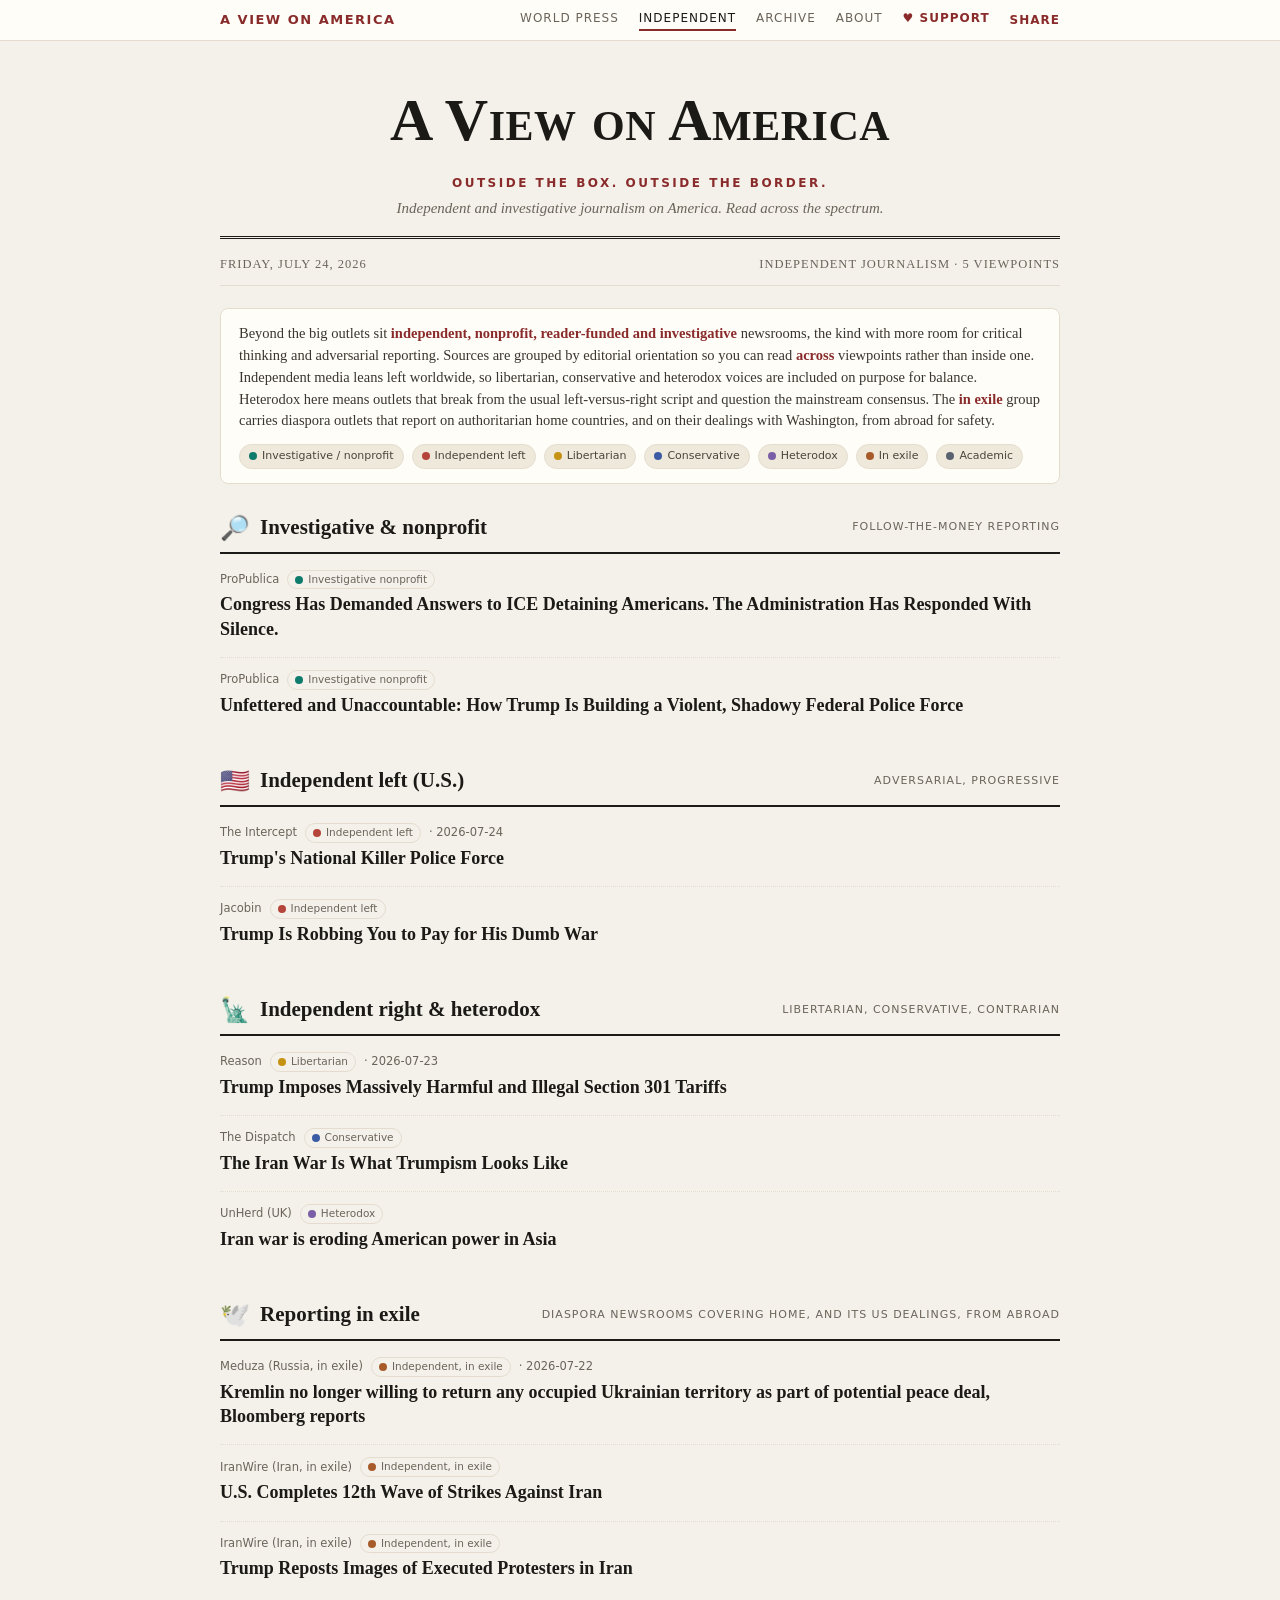
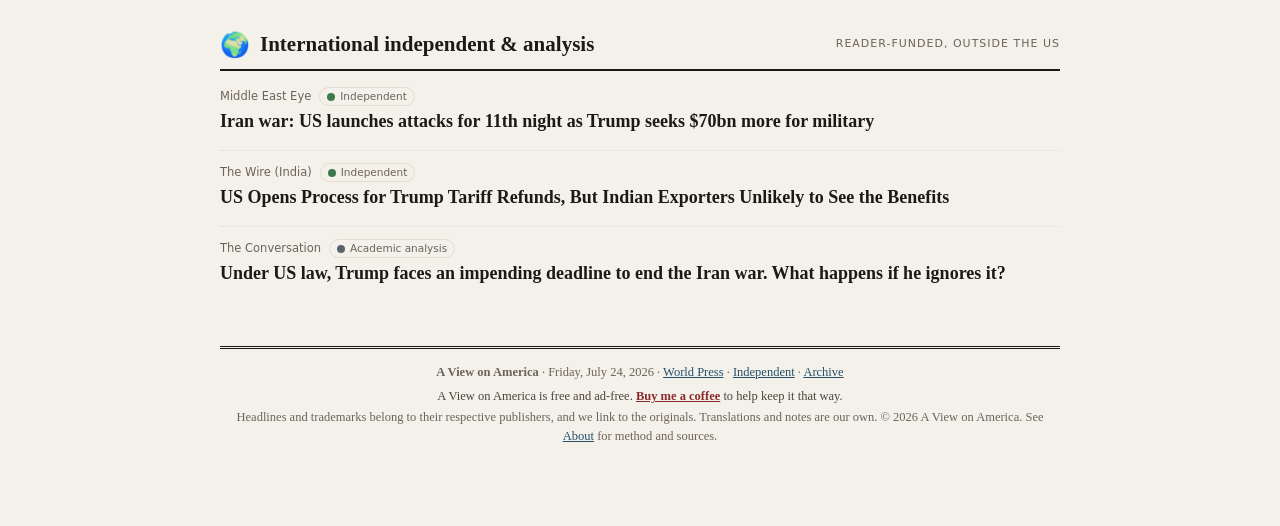
<file: independent.html>
<!DOCTYPE html>
<html lang="en">
<head>
<meta charset="UTF-8">
<meta name="viewport" content="width=device-width, initial-scale=1.0">
<title>A View on America · Independent journalism on America</title>
<meta name="description" content="Independent, nonprofit, reader-funded and investigative journalism on the United States, grouped by editorial orientation so you can read across viewpoints.">
<link rel="stylesheet" href="style.css">
</head>
<body>
<div class="topbar"><div class="inner">
  <a class="brand" href="./">A View on America</a>
  <nav>
    <a href="./">World Press</a>
    <a href="independent.html" class="active">Independent</a>
    <a href="archive.html">Archive</a>
    <a href="about.html">About</a>
    <a class="support" href="https://www.buymeacoffee.com/mccrackenlabs" target="_blank" rel="noopener">♥ Support</a>
    <button class="sharebtn" type="button" onclick="shareSite()">Share</button>
  </nav>
</div></div>

<div class="wrap">
  <header class="masthead">
    <h1><a href="./">A View on America</a></h1>
    <div class="motto">Outside the box. Outside the border.</div>
    <div class="tag">Independent and investigative journalism on America. Read across the spectrum.</div>
  </header>
  <div class="dateline">
    <span>Friday, July 24, 2026</span>
    <span>Independent journalism · 5 viewpoints</span>
  </div>

  <div class="intro">
    Beyond the big outlets sit <b>independent, nonprofit, reader-funded and investigative</b> newsrooms, the kind with more room for critical thinking and adversarial reporting. Sources are grouped by editorial orientation so you can read <b>across</b> viewpoints rather than inside one. Independent media leans left worldwide, so libertarian, conservative and heterodox voices are included on purpose for balance. Heterodox here means outlets that break from the usual left-versus-right script and question the mainstream consensus. The <b>in exile</b> group carries diaspora outlets that report on authoritarian home countries, and on their dealings with Washington, from abroad for safety.
    <div class="legend">
      <span class="lchip"><span class="dot n-invest"></span>Investigative / nonprofit</span>
      <span class="lchip"><span class="dot n-left"></span>Independent left</span>
      <span class="lchip"><span class="dot n-libert"></span>Libertarian</span>
      <span class="lchip"><span class="dot n-cright"></span>Conservative</span>
      <span class="lchip"><span class="dot n-hetero"></span>Heterodox</span>
      <span class="lchip"><span class="dot n-exile"></span>In exile</span>
      <span class="lchip"><span class="dot n-analysis"></span>Academic</span>
    </div>
  </div>


  <section class="country">
    <h2><span class="flag">🔎</span> Investigative &amp; nonprofit <span class="region">Follow-the-money reporting</span></h2>
    <article class="item">
      <div class="src">ProPublica <span class="lean n-invest"><span class="dot"></span>Investigative nonprofit</span></div>
      <h3><a href="https://www.propublica.org/article/trump-ice-immigration-detained-americans-congress-questions-unanswered" target="_blank" rel="noopener">Congress Has Demanded Answers to ICE Detaining Americans. The Administration Has Responded With Silence.</a></h3>
    </article>
    <article class="item">
      <div class="src">ProPublica <span class="lean n-invest"><span class="dot"></span>Investigative nonprofit</span></div>
      <h3><a href="https://www.propublica.org/article/trump-dhs-ice-secret-police-civil-rights-unaccountable" target="_blank" rel="noopener">Unfettered and Unaccountable: How Trump Is Building a Violent, Shadowy Federal Police Force</a></h3>
    </article>
  </section>

  <section class="country">
    <h2><span class="flag">🇺🇸</span> Independent left (U.S.) <span class="region">Adversarial, progressive</span></h2>
    <article class="item">
      <div class="src">The Intercept <span class="lean n-left"><span class="dot"></span>Independent left</span> · 2026-07-24</div>
      <h3><a href="https://theintercept.com/2026/07/24/trump-ice-deaths-mass-deportation/" target="_blank" rel="noopener">Trump&#x27;s National Killer Police Force</a></h3>
    </article>
    <article class="item">
      <div class="src">Jacobin <span class="lean n-left"><span class="dot"></span>Independent left</span></div>
      <h3><a href="https://jacobin.com/2026/04/trump-iran-budget-austerity-imperialism" target="_blank" rel="noopener">Trump Is Robbing You to Pay for His Dumb War</a></h3>
    </article>
  </section>

  <section class="country">
    <h2><span class="flag">🗽</span> Independent right &amp; heterodox <span class="region">Libertarian, conservative, contrarian</span></h2>
    <article class="item">
      <div class="src">Reason <span class="lean n-libert"><span class="dot"></span>Libertarian</span> · 2026-07-23</div>
      <h3><a href="https://reason.com/volokh/2026/07/23/trump-imposes-massively-harmful-and-illegal-section-301-tariffs/" target="_blank" rel="noopener">Trump Imposes Massively Harmful and Illegal Section 301 Tariffs</a></h3>
    </article>
    <article class="item">
      <div class="src">The Dispatch <span class="lean n-cright"><span class="dot"></span>Conservative</span></div>
      <h3><a href="https://thedispatch.com/newsletter/gfile/iran-war-donald-trump-maga/" target="_blank" rel="noopener">The Iran War Is What Trumpism Looks Like</a></h3>
    </article>
    <article class="item">
      <div class="src">UnHerd (UK) <span class="lean n-hetero"><span class="dot"></span>Heterodox</span></div>
      <h3><a href="https://unherd.com/newsroom/iran-war-is-eroding-american-power-in-asia/?edition=us" target="_blank" rel="noopener">Iran war is eroding American power in Asia</a></h3>
    </article>
  </section>

  <section class="country">
    <h2><span class="flag">🕊️</span> Reporting in exile <span class="region">Diaspora newsrooms covering home, and its US dealings, from abroad</span></h2>
    <article class="item">
      <div class="src">Meduza (Russia, in exile) <span class="lean n-exile"><span class="dot"></span>Independent, in exile</span> · 2026-07-22</div>
      <h3><a href="https://meduza.io/en/news/2026/07/22/kremlin-no-longer-willing-to-return-any-occupied-ukrainian-territory-as-part-of-potential-peace-deal-bloomberg-reports" target="_blank" rel="noopener">Kremlin no longer willing to return any occupied Ukrainian territory as part of potential peace deal, Bloomberg reports</a></h3>
    </article>
    <article class="item">
      <div class="src">IranWire (Iran, in exile) <span class="lean n-exile"><span class="dot"></span>Independent, in exile</span></div>
      <h3><a href="https://iranwire.com/en/news/155343-us-completes-12th-wave-of-strikes-against-iran/" target="_blank" rel="noopener">U.S. Completes 12th Wave of Strikes Against Iran</a></h3>
    </article>
    <article class="item">
      <div class="src">IranWire (Iran, in exile) <span class="lean n-exile"><span class="dot"></span>Independent, in exile</span></div>
      <h3><a href="https://iranwire.com/en/news/155278-trump-reposts-images-of-executed-protesters-in-iran/" target="_blank" rel="noopener">Trump Reposts Images of Executed Protesters in Iran</a></h3>
    </article>
  </section>

  <section class="country">
    <h2><span class="flag">🌍</span> International independent &amp; analysis <span class="region">Reader-funded, outside the US</span></h2>
    <article class="item">
      <div class="src">Middle East Eye <span class="lean n-indie"><span class="dot"></span>Independent</span></div>
      <h3><a href="https://www.middleeasteye.net/news/iran-war-us-launches-attacks-eleventh-night-as-trump-seeks-more-funding" target="_blank" rel="noopener">Iran war: US launches attacks for 11th night as Trump seeks $70bn more for military</a></h3>
    </article>
    <article class="item">
      <div class="src">The Wire (India) <span class="lean n-indie"><span class="dot"></span>Independent</span></div>
      <h3><a href="https://thewire.in/trade/us-opens-process-for-trump-tariff-refunds-but-indian-exporters-unlikely-to-see-the-benefits" target="_blank" rel="noopener">US Opens Process for Trump Tariff Refunds, But Indian Exporters Unlikely to See the Benefits</a></h3>
    </article>
    <article class="item">
      <div class="src">The Conversation <span class="lean n-analysis"><span class="dot"></span>Academic analysis</span></div>
      <h3><a href="https://theconversation.com/under-us-law-trump-faces-an-impending-deadline-to-end-the-iran-war-what-happens-if-he-ignores-it-281728" target="_blank" rel="noopener">Under US law, Trump faces an impending deadline to end the Iran war. What happens if he ignores it?</a></h3>
    </article>
  </section>

  <footer>
    <b>A View on America</b> · Friday, July 24, 2026 · <a href="./">World Press</a> · <a href="independent.html">Independent</a> · <a href="archive.html">Archive</a><br>
    <span class="support-line">A View on America is free and ad-free. <a href="https://www.buymeacoffee.com/mccrackenlabs" target="_blank" rel="noopener">Buy me a coffee</a> to help keep it that way.</span><br>
    Headlines and trademarks belong to their respective publishers, and we link to the originals. Translations and notes are our own. © 2026 A View on America. See <a href="about.html">About</a> for method and sources.
  </footer>
</div>
<script>
function shareSite(){
  var url = new URL('./', location.href).href;
  var data = {title:"A View on America", text:"What the world's press is saying about America", url:url};
  if(navigator.share){ navigator.share(data).catch(function(){}); }
  else if(navigator.clipboard){ navigator.clipboard.writeText(url).then(flash); }
  else { window.prompt("Copy this link:", url); }
}
function flash(){ var b=document.querySelector(".sharebtn"); if(!b) return; var t=b.textContent; b.textContent="Link copied!"; setTimeout(function(){ b.textContent=t; }, 1500); }
</script>
</body>
</html>
</file>
<file: style.css>
:root{
  --bg:#f4f1ea; --card:#fffdf8; --ink:#1c1a17; --muted:#6b645a;
  --line:#e4ddcf; --accent:#8a2b2b; --accent2:#25506b; --chip:#efe9dc;
}
*{box-sizing:border-box}
body{
  margin:0; background:var(--bg); color:var(--ink);
  font-family:Georgia,"Times New Roman",serif; line-height:1.5;
  -webkit-font-smoothing:antialiased;
}
a{color:inherit}
.wrap{max-width:880px; margin:0 auto; padding:0 20px 80px;}

/* Top nav */
.topbar{border-bottom:1px solid var(--line); background:var(--card);}
.topbar .inner{max-width:880px; margin:0 auto; padding:9px 20px; display:flex; align-items:center; gap:18px; font-family:system-ui,sans-serif; font-size:13px; letter-spacing:.5px;}
.topbar .brand{font-weight:700; text-transform:uppercase; letter-spacing:1.5px; color:var(--accent);}
.topbar nav{margin-left:auto; display:flex; gap:20px;}
.topbar nav a{text-decoration:none; color:var(--muted); text-transform:uppercase; font-size:12px; letter-spacing:1px;}
.topbar nav a:hover,.topbar nav a.active{color:var(--ink); border-bottom:2px solid var(--accent); padding-bottom:2px;}

/* Masthead */
header.masthead{text-align:center; border-bottom:3px double var(--ink); padding:34px 0 16px; margin-bottom:8px;}
.masthead h1{font-size:clamp(34px,7vw,60px); margin:0; letter-spacing:.5px; font-variant:small-caps; font-weight:700;}
.masthead .tag{color:var(--muted); font-style:italic; margin-top:6px; font-size:15px;}
.dateline{display:flex; justify-content:space-between; flex-wrap:wrap; gap:8px; font-size:12.5px; letter-spacing:1px; text-transform:uppercase; color:var(--muted); border-bottom:1px solid var(--line); padding:8px 0 12px; margin-bottom:22px;}

.intro{background:var(--card); border:1px solid var(--line); border-radius:8px; padding:14px 18px; font-size:14.5px; color:#3a352e; margin-bottom:26px;}
.intro b{color:var(--accent);}
.legend{display:flex; flex-wrap:wrap; gap:8px; margin-top:12px;}
.lchip{font-family:system-ui,sans-serif; font-size:11px; padding:3px 9px; border-radius:999px; background:var(--chip); color:#4a443b; border:1px solid var(--line);}
.lchip .dot,.lean .dot{display:inline-block;width:8px;height:8px;border-radius:50%;margin-right:5px;vertical-align:middle;}

.country{margin:0 0 30px;}
.country h2{display:flex; align-items:center; gap:10px; font-size:21px; margin:0 0 4px; border-bottom:2px solid var(--ink); padding-bottom:6px;}
.country h2 .flag{font-size:24px;}
.country h2 .region{margin-left:auto; font-family:system-ui,sans-serif; font-size:11px; letter-spacing:1px; text-transform:uppercase; color:var(--muted); font-weight:400;}
article.item{padding:12px 0; border-bottom:1px dotted var(--line);}
article.item:last-child{border-bottom:none;}
.item .src{font-family:system-ui,sans-serif; font-size:11.5px; color:var(--muted); display:flex; align-items:center; gap:8px; flex-wrap:wrap; margin-bottom:3px;}
.lean{font-family:system-ui,sans-serif; font-size:10.5px; padding:1px 7px; border-radius:999px; border:1px solid var(--line);}
.item h3{margin:2px 0 4px; font-size:18px; line-height:1.35; font-weight:600;}
.item h3 a{text-decoration:none; background-image:linear-gradient(var(--accent),var(--accent)); background-size:0 1.5px; background-repeat:no-repeat; background-position:0 100%; transition:background-size .2s;}
.item h3 a:hover{background-size:100% 1.5px; color:var(--accent);}
.item .orig{font-size:13px; color:var(--muted); font-style:italic;}
.item .note{font-family:system-ui,sans-serif; font-size:12.5px; color:#54637a; margin-top:5px;}

/* Archive list */
.arch-list{list-style:none; padding:0; margin:0;}
.arch-list li{border-bottom:1px solid var(--line); padding:14px 2px;}
.arch-list a{font-size:19px; text-decoration:none; font-weight:600;}
.arch-list a:hover{color:var(--accent);}
.arch-list .meta{font-family:system-ui,sans-serif; font-size:12.5px; color:var(--muted); margin-top:3px;}

/* About */
.prose{font-size:15.5px; color:#33302a;}
.prose h2{font-size:22px; border-bottom:2px solid var(--ink); padding-bottom:6px; margin-top:34px;}
.prose p{margin:12px 0;}
.pool{columns:2; column-gap:28px; font-family:system-ui,sans-serif; font-size:13.5px; color:#3a352e;}
.pool div{break-inside:avoid; margin-bottom:6px;}
@media(max-width:560px){.pool{columns:1;}}

footer{margin-top:44px; border-top:3px double var(--ink); padding-top:14px; font-size:12.5px; color:var(--muted); text-align:center;}
footer a{color:var(--accent2);}

/* leaning colors */
.n-neutral{--c:#3c7a4b} .n-state{--c:#8a2b2b} .n-progov{--c:#b5772a} .n-funded{--c:#25506b}
.dot{background:var(--c,#999)}

/* independent-page orientation tags */
.n-invest{--c:#0f7b6c} .n-left{--c:#b5443a} .n-libert{--c:#c69214}
.n-cright{--c:#3b5ba5} .n-hetero{--c:#7a5ea8} .n-indie{--c:#3c7a4b}
.n-exile{--c:#a85b2a} .n-analysis{--c:#5a6270}

.masthead .motto{font-family:system-ui,sans-serif; font-size:12px; letter-spacing:2.5px; text-transform:uppercase; color:var(--accent); font-weight:600; margin-top:9px;}
.masthead .motto + .tag{margin-top:5px;}

.topbar nav a.support{color:var(--accent); font-weight:600;}
.topbar nav a.support:hover{border-bottom:2px solid var(--accent); padding-bottom:2px;}
.support-line{display:inline-block; margin:6px 0 2px; color:#4a443b;}
.support-line a{color:var(--accent); font-weight:600;}

.supportbox{display:flex; flex-wrap:wrap; align-items:center; gap:12px 16px; justify-content:space-between; background:var(--card); border:1px solid var(--line); border-left:4px solid var(--accent); border-radius:8px; padding:13px 16px; margin:0 0 26px; font-family:system-ui,sans-serif; font-size:14px; color:#3a352e;}
.supportbox .btn{background:var(--accent); color:#fff; text-decoration:none; padding:8px 15px; border-radius:6px; font-weight:600; white-space:nowrap; font-size:13.5px;}
.supportbox .btn:hover{opacity:.9;}

.topbar a.brand{text-decoration:none;}
.masthead h1 a{color:inherit; text-decoration:none;}
.topbar nav .sharebtn{font-family:system-ui,sans-serif; font-size:12px; letter-spacing:1px; text-transform:uppercase; color:var(--accent); background:none; border:none; cursor:pointer; padding:0; font-weight:600;}
.topbar nav .sharebtn:hover{border-bottom:2px solid var(--accent); padding-bottom:2px;}

.supportbox .btn-bmc{line-height:0;}
.supportbox .btn-bmc img{height:40px;display:block;}
</file>
